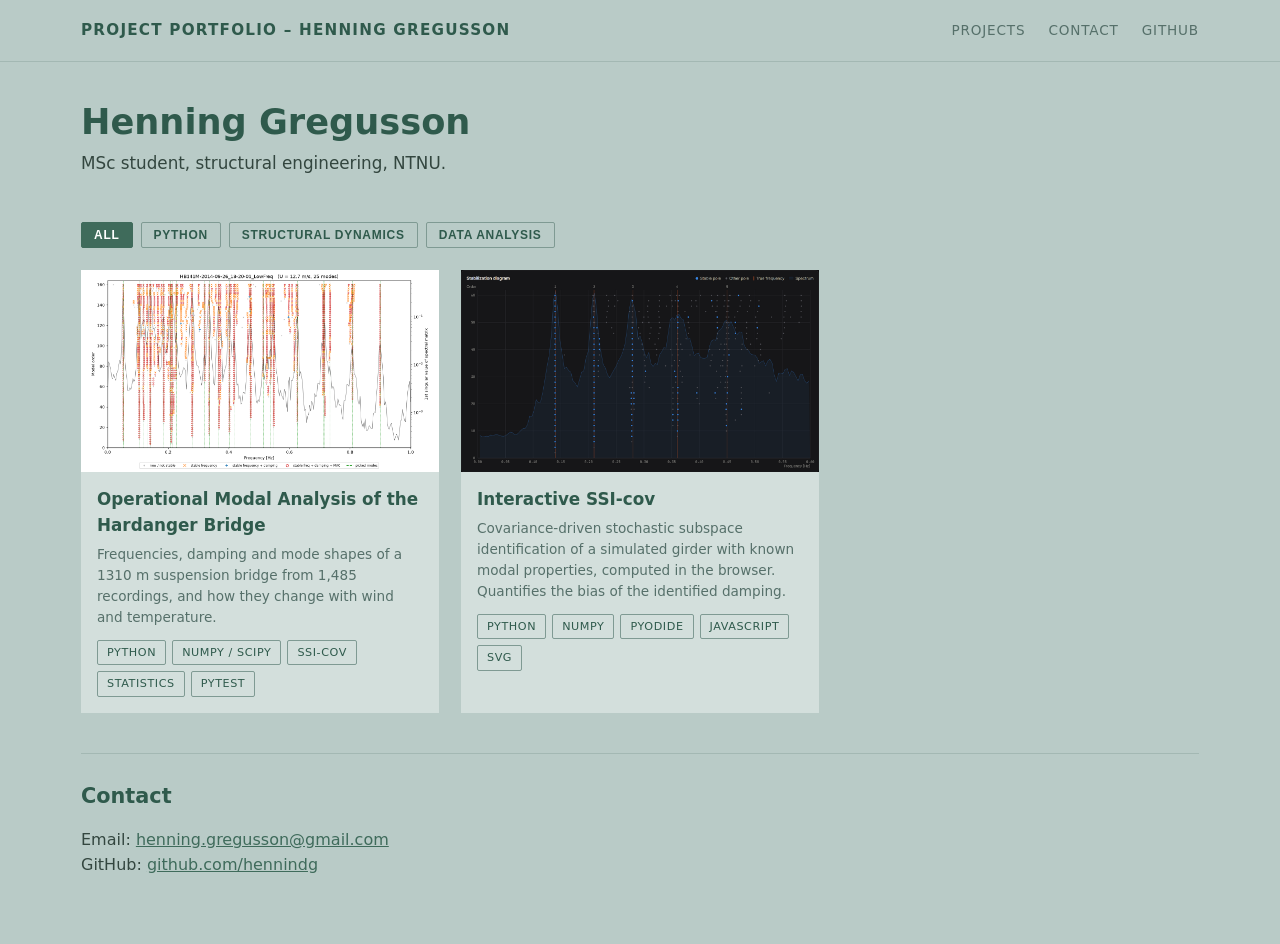
<file: index.html>
<!doctype html>
<html lang="en">
<head>
  <meta charset="UTF-8">
  <meta name="viewport" content="width=device-width, initial-scale=1.0">
  <title>Project Portfolio – Henning Gregusson</title>
  <meta name="description" content="Engineering projects by Henning Gregusson, MSc student in structural engineering at NTNU.">
  <link rel="stylesheet" href="assets/css/main.css">
</head>
<body>
  <header class="site-header">
    <div class="container">
      <h1 class="site-title"><a href="./">Project Portfolio – Henning Gregusson</a></h1>
      <nav class="site-nav">
        <a href="#projects">Projects</a>
        <a href="#contact">Contact</a>
        <a href="https://github.com/hennindg">GitHub</a>
      </nav>
    </div>
  </header>

  <main>
    <div class="container">
      <section class="intro">
        <h1>Henning Gregusson</h1>
        <p>MSc student, structural engineering, NTNU.</p>
      </section>

      <!-- Category filters: one button per category used in data-category below -->
      <div class="category-filters" id="projects">
        <button class="category-btn active" data-category="all">All</button>
        <button class="category-btn" data-category="python">Python</button>
        <button class="category-btn" data-category="dynamics">Structural dynamics</button>
        <button class="category-btn" data-category="data">Data analysis</button>
      </div>

      <section class="projects-grid">

        <article class="project-card" data-category="python dynamics data">
          <a href="projects/hardanger-oma/" class="card-link">
            <div class="card-image">
              <img src="assets/images/hardanger-oma/stabilization_diagram.png" alt="Stabilization diagram from the Hardanger Bridge analysis">
            </div>
            <div class="card-content">
              <h2 class="card-title">Operational Modal Analysis of the Hardanger Bridge</h2>
              <p class="card-description">Frequencies, damping and mode shapes of a 1310 m suspension bridge from
                1,485 recordings, and how they change with wind and temperature.</p>
              <div class="card-tools">
                <span class="tool-tag">Python</span>
                <span class="tool-tag">NumPy / SciPy</span>
                <span class="tool-tag">SSI-cov</span>
                <span class="tool-tag">Statistics</span>
                <span class="tool-tag">pytest</span>
              </div>
            </div>
          </a>
        </article>

        <article class="project-card" data-category="python dynamics">
          <a href="projects/interactive-ssi-cov/" class="card-link">
            <div class="card-image">
              <img src="assets/images/interactive-ssi-cov/card.png" alt="Stabilization diagram of a simulated girder identified with SSI-cov">
            </div>
            <div class="card-content">
              <h2 class="card-title">Interactive SSI-cov</h2>
              <p class="card-description">Covariance-driven stochastic subspace identification of a simulated girder
                with known modal properties, computed in the browser. Quantifies the bias of the identified damping.</p>
              <div class="card-tools">
                <span class="tool-tag">Python</span>
                <span class="tool-tag">NumPy</span>
                <span class="tool-tag">Pyodide</span>
                <span class="tool-tag">JavaScript</span>
                <span class="tool-tag">SVG</span>
              </div>
            </div>
          </a>
        </article>

        <!-- To add a project: copy an <article> above, change the link, image, text and categories,
             and make a folder projects/<name>/ with an index.html (copy projects/hardanger-oma/). -->

      </section>

      <section class="contact" id="contact">
        <h2>Contact</h2>
        <p>Email: <a href="mailto:henning.gregusson@gmail.com">henning.gregusson@gmail.com</a><br>
          GitHub: <a href="https://github.com/hennindg">github.com/hennindg</a></p>
      </section>
    </div>
  </main>

  <script src="assets/js/filter.js"></script>
</body>
</html>
</file>
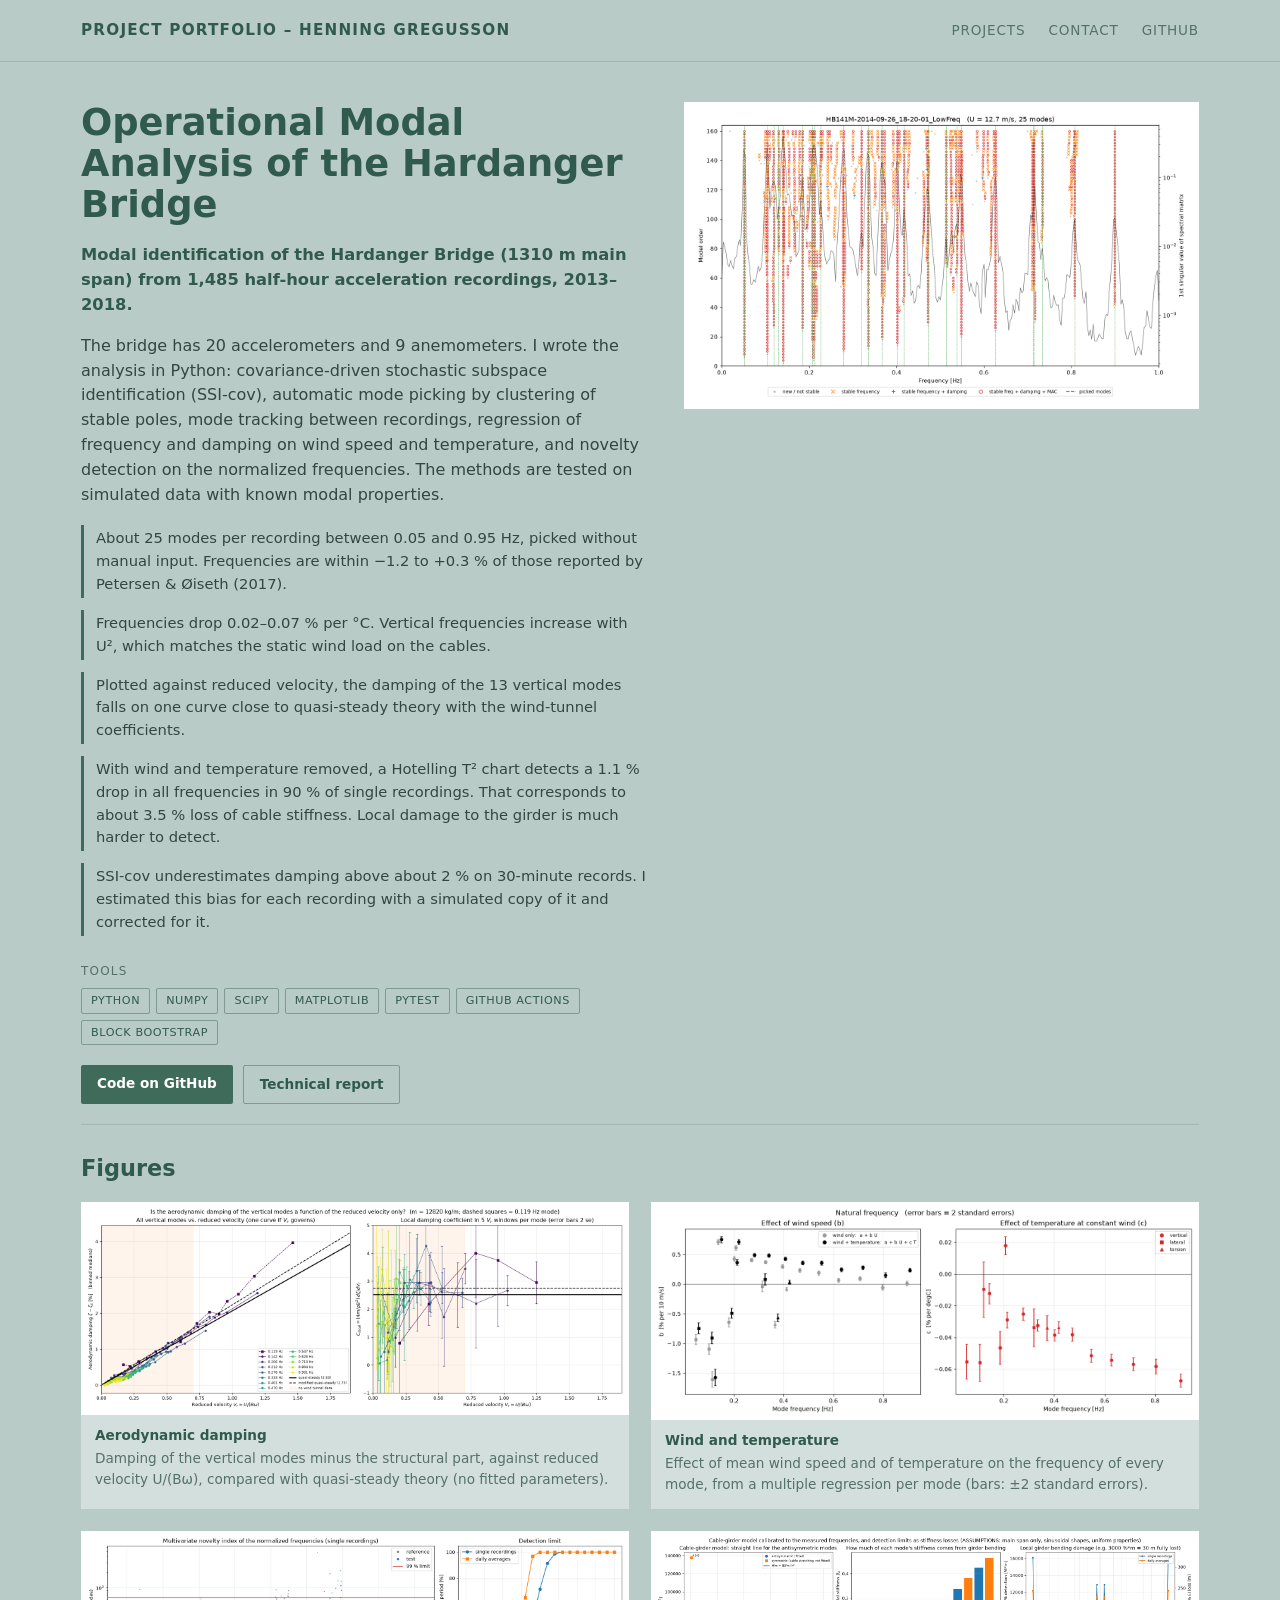
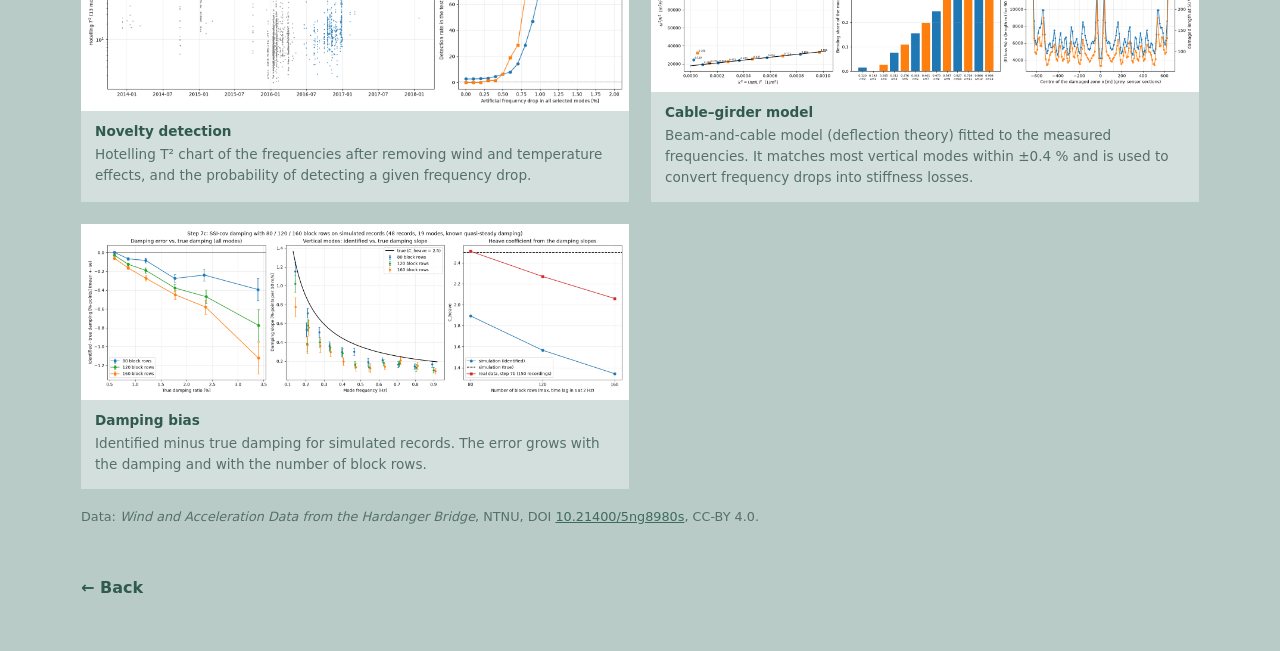
<file: projects/hardanger-oma/index.html>
<!doctype html>
<html lang="en">
<head>
  <meta charset="UTF-8">
  <meta name="viewport" content="width=device-width, initial-scale=1.0">
  <title>Hardanger Bridge OMA – Henning Gregusson</title>
  <meta name="description" content="Automatic operational modal analysis of the Hardanger Bridge from 1,485 full-scale recordings.">
  <link rel="stylesheet" href="../../assets/css/main.css">
</head>
<body>
  <header class="site-header">
    <div class="container">
      <h1 class="site-title"><a href="../../">Project Portfolio – Henning Gregusson</a></h1>
      <nav class="site-nav">
        <a href="../../#projects">Projects</a>
        <a href="../../#contact">Contact</a>
        <a href="https://github.com/hennindg">GitHub</a>
      </nav>
    </div>
  </header>

  <main>
    <div class="container">
      <section class="project-hero">
        <div>
          <h1>Operational Modal Analysis of the Hardanger Bridge</h1>
          <p class="lead">Modal identification of the Hardanger Bridge (1310 m main span) from 1,485
            half-hour acceleration recordings, 2013–2018.</p>
          <p>The bridge has 20 accelerometers and 9 anemometers. I wrote the analysis in Python: covariance-driven
            stochastic subspace identification (SSI-cov), automatic mode picking by clustering of stable poles, mode
            tracking between recordings, regression of frequency and damping on wind speed and temperature, and
            novelty detection on the normalized frequencies. The methods are tested on simulated data with known
            modal properties.</p>

          <ul class="highlights">
            <li>About 25 modes per recording between 0.05 and 0.95 Hz, picked without manual input. Frequencies are
              within −1.2 to +0.3 % of those reported by Petersen &amp; Øiseth (2017).</li>
            <li>Frequencies drop 0.02–0.07 % per °C. Vertical frequencies increase with U², which matches the
              static wind load on the cables.</li>
            <li>Plotted against reduced velocity, the damping of the 13 vertical modes falls on one curve close to
              quasi-steady theory with the wind-tunnel coefficients.</li>
            <li>With wind and temperature removed, a Hotelling T² chart detects a 1.1 % drop in all frequencies in
              90 % of single recordings. That corresponds to about 3.5 % loss of cable stiffness. Local damage to the
              girder is much harder to detect.</li>
            <li>SSI-cov underestimates damping above about 2 % on 30-minute records. I estimated this bias for
              each recording with a simulated copy of it and corrected for it.</li>
          </ul>

          <p class="section-label">Tools</p>
          <div class="tools-list">
            <span class="tool-tag">Python</span>
            <span class="tool-tag">NumPy</span>
            <span class="tool-tag">SciPy</span>
            <span class="tool-tag">Matplotlib</span>
            <span class="tool-tag">pytest</span>
            <span class="tool-tag">GitHub Actions</span>
            <span class="tool-tag">Block bootstrap</span>
          </div>

          <div class="button-row">
            <a class="button" href="https://github.com/hennindg/hardanger-oma">Code on GitHub</a>
            <a class="button secondary" href="https://github.com/hennindg/hardanger-oma/blob/main/docs/report.md">Technical report</a>
          </div>
        </div>

        <div>
          <img src="../../assets/images/hardanger-oma/stabilization_diagram.png"
               alt="Stabilization diagram: model order against frequency, with the automatically picked modes">
        </div>
      </section>

      <section class="details">
        <h2>Figures</h2>
        <div class="figure-grid">
          <figure>
            <img src="../../assets/images/hardanger-oma/reduced_velocity_test.png" alt="Aerodynamic damping against reduced velocity">
            <figcaption><strong>Aerodynamic damping</strong>Damping of the vertical modes minus the structural part,
              against reduced velocity U/(Bω), compared with quasi-steady theory (no fitted parameters).</figcaption>
          </figure>
          <figure>
            <img src="../../assets/images/hardanger-oma/regression_frequency.png" alt="Frequency against wind speed and temperature">
            <figcaption><strong>Wind and temperature</strong>Effect of mean wind speed and of temperature on the
              frequency of every mode, from a multiple regression per mode (bars: ±2 standard errors).</figcaption>
          </figure>
          <figure>
            <img src="../../assets/images/hardanger-oma/novelty_detection.png" alt="Hotelling T-squared control chart">
            <figcaption><strong>Novelty detection</strong>Hotelling T² chart of the frequencies after removing wind and
              temperature effects, and the probability of detecting a given frequency drop.</figcaption>
          </figure>
          <figure>
            <img src="../../assets/images/hardanger-oma/cable_girder_model.png" alt="Cable–girder model fit">
            <figcaption><strong>Cable–girder model</strong>Beam-and-cable model (deflection theory) fitted to the
              measured frequencies. It matches most vertical modes within ±0.4 % and is used to convert frequency drops into stiffness losses.</figcaption>
          </figure>
          <figure>
            <img src="../../assets/images/hardanger-oma/block_rows_simulation.png" alt="Damping bias of SSI-cov in simulation">
            <figcaption><strong>Damping bias</strong>Identified minus true damping for simulated records. The error
              grows with the damping and with the number of block rows.</figcaption>
          </figure>
        </div>
        <p style="font-size:0.8rem;color:var(--muted);margin-top:18px">Data: <em>Wind and Acceleration Data from the Hardanger Bridge</em>, NTNU,
          DOI <a href="https://doi.org/10.21400/5ng8980s">10.21400/5ng8980s</a>, CC-BY 4.0.</p>
      </section>

      <a class="back-link" href="../../">← Back</a>
    </div>
  </main>
</body>
</html>
</file>
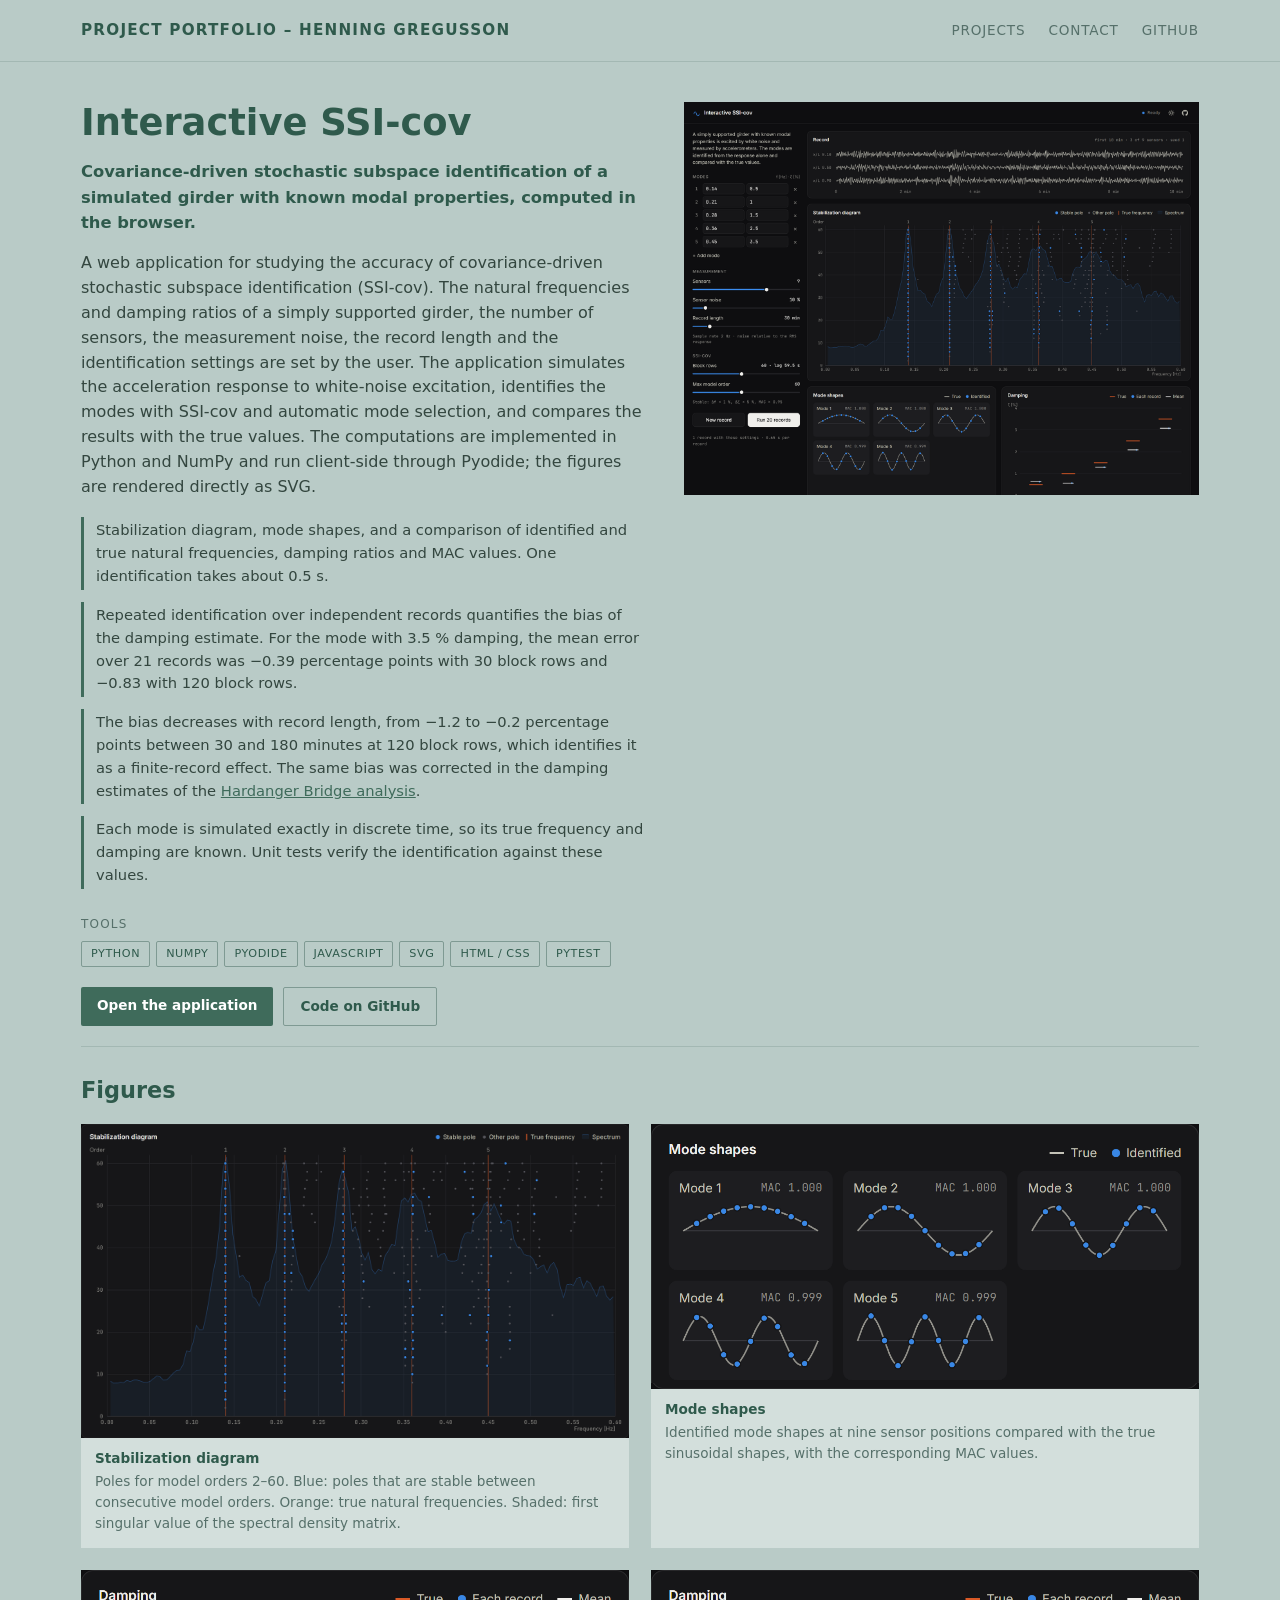
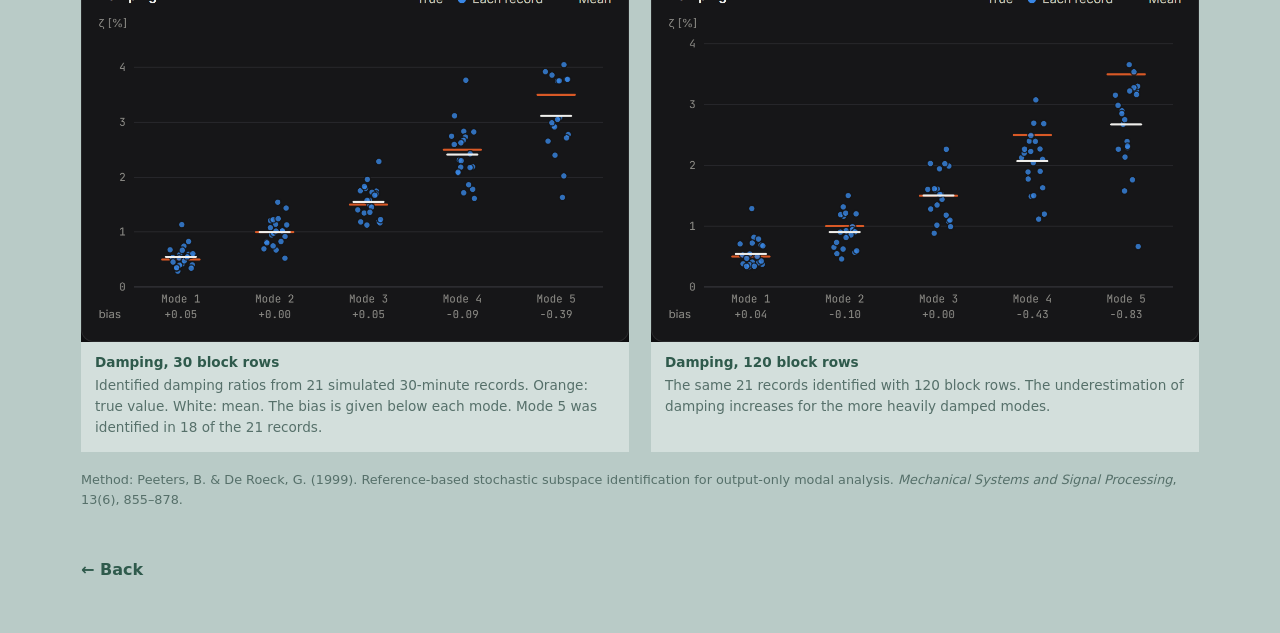
<file: projects/interactive-ssi-cov/index.html>
<!doctype html>
<html lang="en">
<head>
  <meta charset="UTF-8">
  <meta name="viewport" content="width=device-width, initial-scale=1.0">
  <title>Interactive SSI-cov – Henning Gregusson</title>
  <meta name="description" content="Covariance-driven stochastic subspace identification of a simulated girder with known modal properties, computed in the browser.">
  <link rel="stylesheet" href="../../assets/css/main.css">
</head>
<body>
  <header class="site-header">
    <div class="container">
      <h1 class="site-title"><a href="../../">Project Portfolio – Henning Gregusson</a></h1>
      <nav class="site-nav">
        <a href="../../#projects">Projects</a>
        <a href="../../#contact">Contact</a>
        <a href="https://github.com/hennindg">GitHub</a>
      </nav>
    </div>
  </header>

  <main>
    <div class="container">
      <section class="project-hero">
        <div>
          <h1>Interactive SSI-cov</h1>
          <p class="lead">Covariance-driven stochastic subspace identification of a simulated girder with known
            modal properties, computed in the browser.</p>
          <p>A web application for studying the accuracy of covariance-driven stochastic subspace identification
            (SSI-cov). The natural frequencies and damping ratios of a simply supported girder, the number of
            sensors, the measurement noise, the record length and the identification settings are set by the user.
            The application simulates the acceleration response to white-noise excitation, identifies the modes
            with SSI-cov and automatic mode selection, and compares the results with the true values. The
            computations are implemented in Python and NumPy and run client-side through Pyodide; the figures are
            rendered directly as SVG.</p>

          <ul class="highlights">
            <li>Stabilization diagram, mode shapes, and a comparison of identified and true natural frequencies,
              damping ratios and MAC values. One identification takes about 0.5 s.</li>
            <li>Repeated identification over independent records quantifies the bias of the damping estimate. For
              the mode with 3.5 % damping, the mean error over 21 records was −0.39 percentage points with 30 block
              rows and −0.83 with 120 block rows.</li>
            <li>The bias decreases with record length, from −1.2 to −0.2 percentage points between 30 and 180
              minutes at 120 block rows, which identifies it as a finite-record effect. The same bias was corrected
              in the damping estimates of the <a href="../hardanger-oma/">Hardanger Bridge analysis</a>.</li>
            <li>Each mode is simulated exactly in discrete time, so its true frequency and damping are known. Unit
              tests verify the identification against these values.</li>
          </ul>

          <p class="section-label">Tools</p>
          <div class="tools-list">
            <span class="tool-tag">Python</span>
            <span class="tool-tag">NumPy</span>
            <span class="tool-tag">Pyodide</span>
            <span class="tool-tag">JavaScript</span>
            <span class="tool-tag">SVG</span>
            <span class="tool-tag">HTML / CSS</span>
            <span class="tool-tag">pytest</span>
          </div>

          <div class="button-row">
            <a class="button" href="https://hennindg.github.io/interactive-ssi-cov/">Open the application</a>
            <a class="button secondary" href="https://github.com/hennindg/interactive-ssi-cov">Code on GitHub</a>
          </div>
        </div>

        <div>
          <a href="https://hennindg.github.io/interactive-ssi-cov/">
            <img class="screenshot" src="../../assets/images/interactive-ssi-cov/hero.png"
                 alt="The application: modal properties and identification settings on the left, the simulated record and the stabilization diagram on the right">
          </a>
        </div>
      </section>

      <section class="details">
        <h2>Figures</h2>
        <div class="figure-grid">
          <figure>
            <img class="screenshot" src="../../assets/images/interactive-ssi-cov/stabilization.png" alt="Stabilization diagram with the true natural frequencies">
            <figcaption><strong>Stabilization diagram</strong>Poles for model orders 2–60. Blue: poles that are stable
              between consecutive model orders. Orange: true natural frequencies. Shaded: first singular value of the
              spectral density matrix.</figcaption>
          </figure>
          <figure>
            <img class="screenshot" src="../../assets/images/interactive-ssi-cov/shapes.png" alt="Identified and true mode shapes">
            <figcaption><strong>Mode shapes</strong>Identified mode shapes at nine sensor positions compared with the
              true sinusoidal shapes, with the corresponding MAC values.</figcaption>
          </figure>
          <figure>
            <img class="screenshot" src="../../assets/images/interactive-ssi-cov/damping_rows30.png" alt="Identified damping ratios of 21 records with 30 block rows">
            <figcaption><strong>Damping, 30 block rows</strong>Identified damping ratios from 21 simulated 30-minute
              records. Orange: true value. White: mean. The bias is given below each mode. Mode 5 was identified in
              18 of the 21 records.</figcaption>
          </figure>
          <figure>
            <img class="screenshot" src="../../assets/images/interactive-ssi-cov/damping_rows120.png" alt="Identified damping ratios of the same 21 records with 120 block rows">
            <figcaption><strong>Damping, 120 block rows</strong>The same 21 records identified with 120 block rows.
              The underestimation of damping increases for the more heavily damped modes.</figcaption>
          </figure>
        </div>
        <p style="font-size:0.8rem;color:var(--muted);margin-top:18px">Method: Peeters, B. &amp; De Roeck, G. (1999).
          Reference-based stochastic subspace identification for output-only modal analysis. <em>Mechanical Systems
          and Signal Processing</em>, 13(6), 855–878.</p>
      </section>

      <a class="back-link" href="../../">← Back</a>
    </div>
  </main>
</body>
</html>
</file>
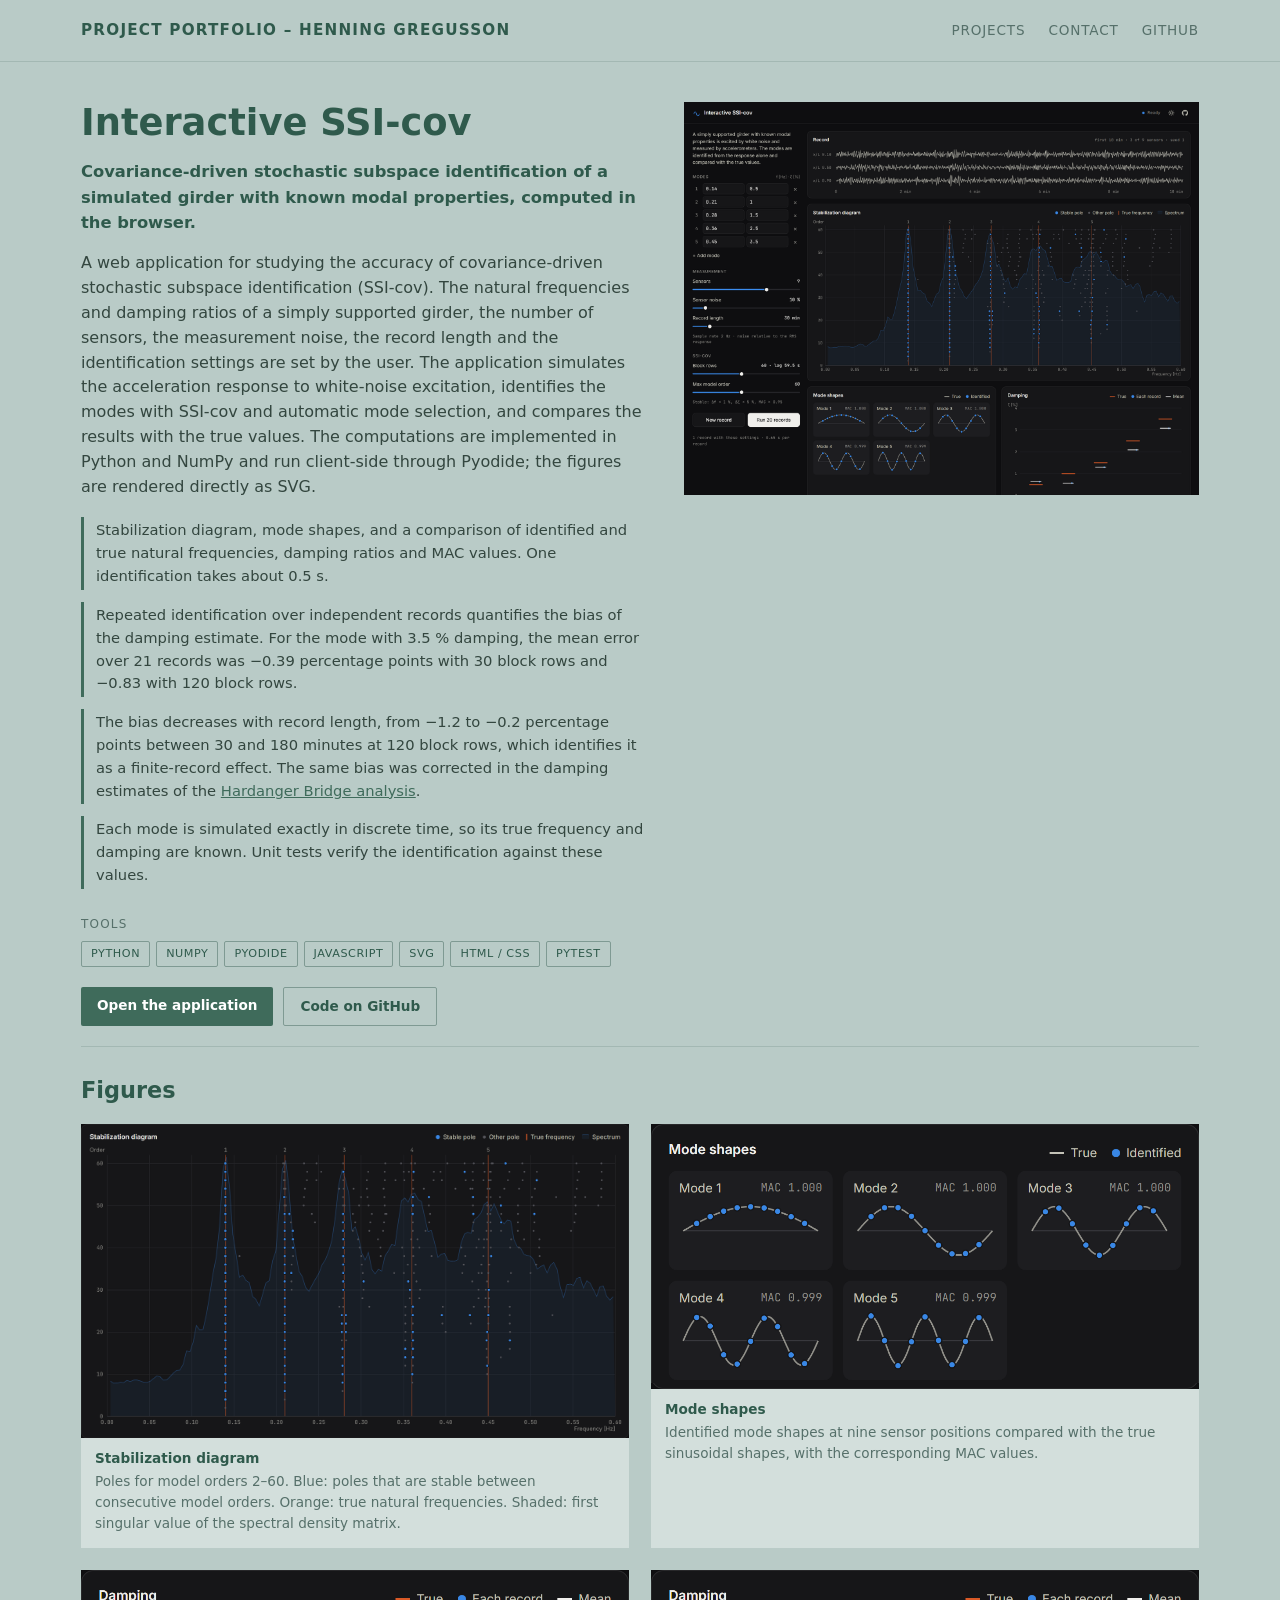
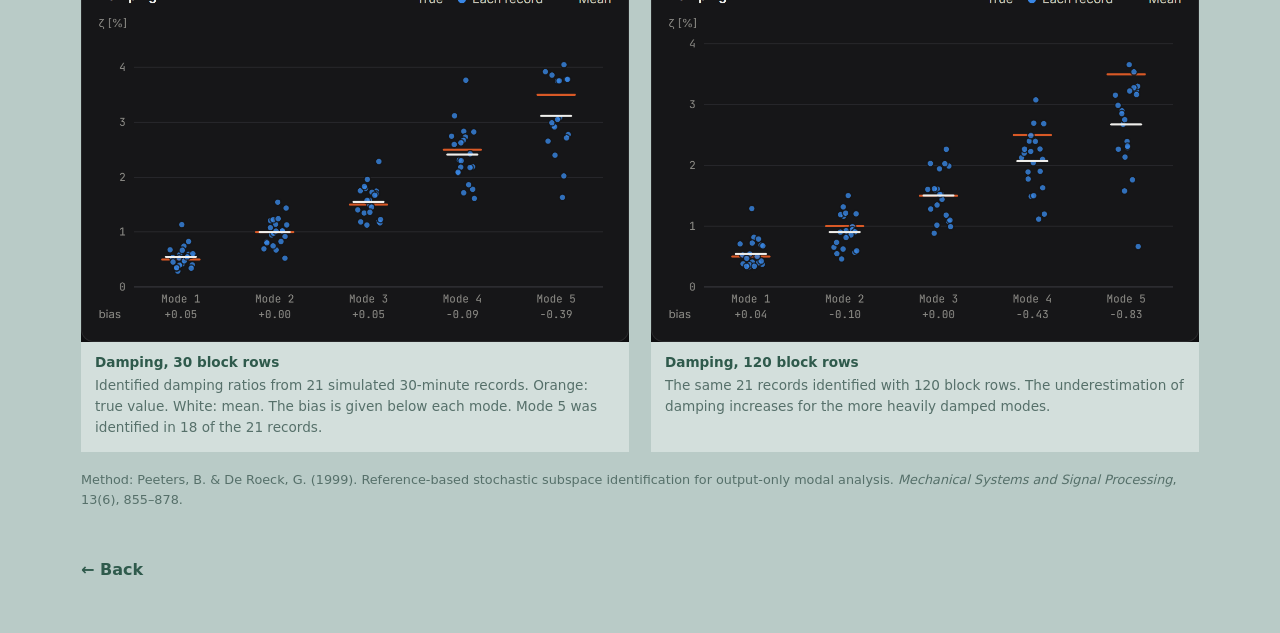
<file: projects/ssi-playground/index.html>
<!doctype html>
<html lang="en">
<head>
  <meta charset="UTF-8">
  <meta name="viewport" content="width=device-width, initial-scale=1.0">
  <title>Interactive SSI-cov – Henning Gregusson</title>
  <meta name="description" content="Covariance-driven stochastic subspace identification of a simulated girder with known modal properties, computed in the browser.">
  <link rel="stylesheet" href="../../assets/css/main.css">
</head>
<body>
  <header class="site-header">
    <div class="container">
      <h1 class="site-title"><a href="../../">Project Portfolio – Henning Gregusson</a></h1>
      <nav class="site-nav">
        <a href="../../#projects">Projects</a>
        <a href="../../#contact">Contact</a>
        <a href="https://github.com/hennindg">GitHub</a>
      </nav>
    </div>
  </header>

  <main>
    <div class="container">
      <section class="project-hero">
        <div>
          <h1>Interactive SSI-cov</h1>
          <p class="lead">Covariance-driven stochastic subspace identification of a simulated girder with known
            modal properties, computed in the browser.</p>
          <p>A web application for studying the accuracy of covariance-driven stochastic subspace identification
            (SSI-cov). The natural frequencies and damping ratios of a simply supported girder, the number of
            sensors, the measurement noise, the record length and the identification settings are set by the user.
            The application simulates the acceleration response to white-noise excitation, identifies the modes
            with SSI-cov and automatic mode selection, and compares the results with the true values. The
            computations are implemented in Python and NumPy and run client-side through Pyodide; the figures are
            rendered directly as SVG.</p>

          <ul class="highlights">
            <li>Stabilization diagram, mode shapes, and a comparison of identified and true natural frequencies,
              damping ratios and MAC values. One identification takes about 0.5 s.</li>
            <li>Repeated identification over independent records quantifies the bias of the damping estimate. For
              the mode with 3.5 % damping, the mean error over 21 records was −0.39 percentage points with 30 block
              rows and −0.83 with 120 block rows.</li>
            <li>The bias decreases with record length, from −1.2 to −0.2 percentage points between 30 and 180
              minutes at 120 block rows, which identifies it as a finite-record effect. The same bias was corrected
              in the damping estimates of the <a href="../hardanger-oma/">Hardanger Bridge analysis</a>.</li>
            <li>Each mode is simulated exactly in discrete time, so its true frequency and damping are known. Unit
              tests verify the identification against these values.</li>
          </ul>

          <p class="section-label">Tools</p>
          <div class="tools-list">
            <span class="tool-tag">Python</span>
            <span class="tool-tag">NumPy</span>
            <span class="tool-tag">Pyodide</span>
            <span class="tool-tag">JavaScript</span>
            <span class="tool-tag">SVG</span>
            <span class="tool-tag">HTML / CSS</span>
            <span class="tool-tag">pytest</span>
          </div>

          <div class="button-row">
            <a class="button" href="https://hennindg.github.io/ssi-playground/">Open the application</a>
            <a class="button secondary" href="https://github.com/hennindg/ssi-playground">Code on GitHub</a>
          </div>
        </div>

        <div>
          <a href="https://hennindg.github.io/ssi-playground/">
            <img class="screenshot" src="../../assets/images/ssi-playground/hero.png"
                 alt="The application: modal properties and identification settings on the left, the simulated record and the stabilization diagram on the right">
          </a>
        </div>
      </section>

      <section class="details">
        <h2>Figures</h2>
        <div class="figure-grid">
          <figure>
            <img class="screenshot" src="../../assets/images/ssi-playground/stabilization.png" alt="Stabilization diagram with the true natural frequencies">
            <figcaption><strong>Stabilization diagram</strong>Poles for model orders 2–60. Blue: poles that are stable
              between consecutive model orders. Orange: true natural frequencies. Shaded: first singular value of the
              spectral density matrix.</figcaption>
          </figure>
          <figure>
            <img class="screenshot" src="../../assets/images/ssi-playground/shapes.png" alt="Identified and true mode shapes">
            <figcaption><strong>Mode shapes</strong>Identified mode shapes at nine sensor positions compared with the
              true sinusoidal shapes, with the corresponding MAC values.</figcaption>
          </figure>
          <figure>
            <img class="screenshot" src="../../assets/images/ssi-playground/damping_rows30.png" alt="Identified damping ratios of 21 records with 30 block rows">
            <figcaption><strong>Damping, 30 block rows</strong>Identified damping ratios from 21 simulated 30-minute
              records. Orange: true value. White: mean. The bias is given below each mode. Mode 5 was identified in
              18 of the 21 records.</figcaption>
          </figure>
          <figure>
            <img class="screenshot" src="../../assets/images/ssi-playground/damping_rows120.png" alt="Identified damping ratios of the same 21 records with 120 block rows">
            <figcaption><strong>Damping, 120 block rows</strong>The same 21 records identified with 120 block rows.
              The underestimation of damping increases for the more heavily damped modes.</figcaption>
          </figure>
        </div>
        <p style="font-size:0.8rem;color:var(--muted);margin-top:18px">Method: Peeters, B. &amp; De Roeck, G. (1999).
          Reference-based stochastic subspace identification for output-only modal analysis. <em>Mechanical Systems
          and Signal Processing</em>, 13(6), 855–878.</p>
      </section>

      <a class="back-link" href="../../">← Back</a>
    </div>
  </main>
</body>
</html>
</file>
<file: assets/css/main.css>
/* Portfolio style: muted sage background, white cards, dark green headings.
   Change the colours here; every page uses these variables. */
:root {
  --background: #b9cbc7;
  --header-line: #a3b8b3;
  --card: #d3dfdc;
  --card-hover: #dce6e3;
  --heading: #2f5a4c;
  --text: #33463f;
  --muted: #56706a;
  --tag-border: #7f9a93;
  --accent: #3f6b5b;
  --max-width: 1150px;
}

* { box-sizing: border-box; }

body {
  margin: 0;
  background: var(--background);
  color: var(--text);
  font-family: "Inter", "Segoe UI", system-ui, -apple-system, sans-serif;
  line-height: 1.55;
}

a { color: var(--accent); }

.container {
  max-width: var(--max-width);
  margin: 0 auto;
  padding: 0 16px;
}

/* ---------- Header ---------- */
.site-header {
  border-bottom: 1px solid var(--header-line);
  padding: 18px 0;
}
.site-header .container {
  display: flex;
  justify-content: space-between;
  align-items: center;
  flex-wrap: wrap;
  gap: 8px;
}
.site-title {
  margin: 0;
  font-size: 0.95rem;
  letter-spacing: 0.08em;
  text-transform: uppercase;
}
.site-title a { color: var(--heading); text-decoration: none; }
.site-nav a {
  margin-left: 18px;
  font-size: 0.85rem;
  color: var(--muted);
  text-decoration: none;
  text-transform: uppercase;
  letter-spacing: 0.06em;
}
.site-nav a:hover { color: var(--heading); }

/* ---------- Intro ---------- */
.intro { padding: 40px 0 8px; max-width: 760px; }
.intro h1 { color: var(--heading); font-size: 2.2rem; margin: 0 0 8px; line-height: 1.15; }
.intro p { margin: 0 0 10px; font-size: 1.05rem; }

/* ---------- Category filter buttons ---------- */
.category-filters { display: flex; flex-wrap: wrap; gap: 8px; margin: 28px 0 22px; }
.category-btn {
  background: transparent;
  border: 1px solid var(--tag-border);
  color: var(--heading);
  padding: 5px 12px;
  font-size: 0.75rem;
  font-weight: 600;
  letter-spacing: 0.06em;
  text-transform: uppercase;
  cursor: pointer;
  border-radius: 2px;
}
.category-btn:hover { background: var(--card); }
.category-btn.active { background: var(--accent); border-color: var(--accent); color: white; }

/* ---------- Project cards ---------- */
.projects-grid {
  display: grid;
  grid-template-columns: repeat(auto-fill, minmax(320px, 1fr));
  gap: 22px;
  padding-bottom: 40px;
}
.project-card { background: var(--card); transition: background 0.15s, transform 0.15s; }
.project-card:hover { background: var(--card-hover); transform: translateY(-2px); }
.project-card.hidden { display: none; }
.card-link { color: inherit; text-decoration: none; display: block; height: 100%; }
.card-image { background: white; aspect-ratio: 16 / 9; display: flex; align-items: center; justify-content: center; overflow: hidden; }
.card-image img { width: 100%; height: 100%; object-fit: contain; }
.card-content { padding: 14px 16px 16px; }
.card-title { color: var(--heading); font-size: 1.05rem; margin: 0 0 6px; }
.card-description { font-size: 0.85rem; color: var(--muted); margin: 0 0 12px; }
.card-tools, .tools-list { display: flex; flex-wrap: wrap; gap: 6px; }
.tool-tag {
  border: 1px solid var(--tag-border);
  padding: 3px 9px;
  font-size: 0.7rem;
  letter-spacing: 0.05em;
  text-transform: uppercase;
  color: var(--heading);
  border-radius: 2px;
}
.card-placeholder .card-image { background: var(--header-line); color: var(--muted); font-size: 0.85rem; letter-spacing: 0.08em; text-transform: uppercase; }

/* ---------- Project page ---------- */
.project-hero {
  display: grid;
  grid-template-columns: 1.1fr 1fr;
  gap: 36px;
  padding: 40px 0 20px;
  align-items: start;
}
.project-hero h1 { color: var(--heading); font-size: 2.3rem; line-height: 1.12; margin: 0 0 14px; }
.lead { font-weight: 600; color: var(--heading); font-size: 1.02rem; }
.project-hero img { width: 100%; background: white; padding: 8px; }
.highlights { list-style: none; padding: 0; margin: 18px 0; }
.highlights li { border-left: 3px solid var(--accent); padding: 2px 0 2px 12px; margin-bottom: 12px; font-size: 0.92rem; }
/* Screenshots of dark pages (Interactive SSI-cov): no white frame */
.project-hero img.screenshot, .figure-grid img.screenshot { background: #0e0e10; padding: 0; }
.section-label { font-size: 0.75rem; letter-spacing: 0.1em; text-transform: uppercase; color: var(--muted); margin: 26px 0 8px; }
.button-row { display: flex; flex-wrap: wrap; gap: 10px; margin-top: 20px; }
.button {
  background: var(--accent);
  color: white;
  padding: 8px 16px;
  text-decoration: none;
  font-size: 0.85rem;
  font-weight: 600;
  border-radius: 2px;
}
.button.secondary { background: transparent; color: var(--heading); border: 1px solid var(--tag-border); }

.details { border-top: 1px solid var(--header-line); padding: 26px 0 10px; }
.details h2 { color: var(--heading); font-size: 1.4rem; margin: 0 0 16px; }
.figure-grid { display: grid; grid-template-columns: repeat(auto-fill, minmax(420px, 1fr)); gap: 22px; }
.figure-grid figure { margin: 0; background: var(--card); }
.figure-grid img { width: 100%; display: block; background: white; padding: 6px; }
.figure-grid figcaption { padding: 10px 14px 14px; font-size: 0.85rem; color: var(--muted); }
.figure-grid figcaption strong { color: var(--heading); display: block; margin-bottom: 2px; }

.back-link { display: inline-block; margin: 26px 0 50px; color: var(--heading); font-weight: 600; text-decoration: none; }

/* ---------- Contact / footer ---------- */
.contact { border-top: 1px solid var(--header-line); padding: 26px 0 50px; }
.contact h2 { color: var(--heading); font-size: 1.3rem; margin: 0 0 8px; }

/* ---------- Phones ---------- */
@media (max-width: 760px) {
  .project-hero { grid-template-columns: 1fr; }
  .project-hero h1, .intro h1 { font-size: 1.8rem; }
  .figure-grid { grid-template-columns: 1fr; }
  .projects-grid { grid-template-columns: 1fr; }
  .site-nav a { margin: 0 14px 0 0; }
}
</file>
